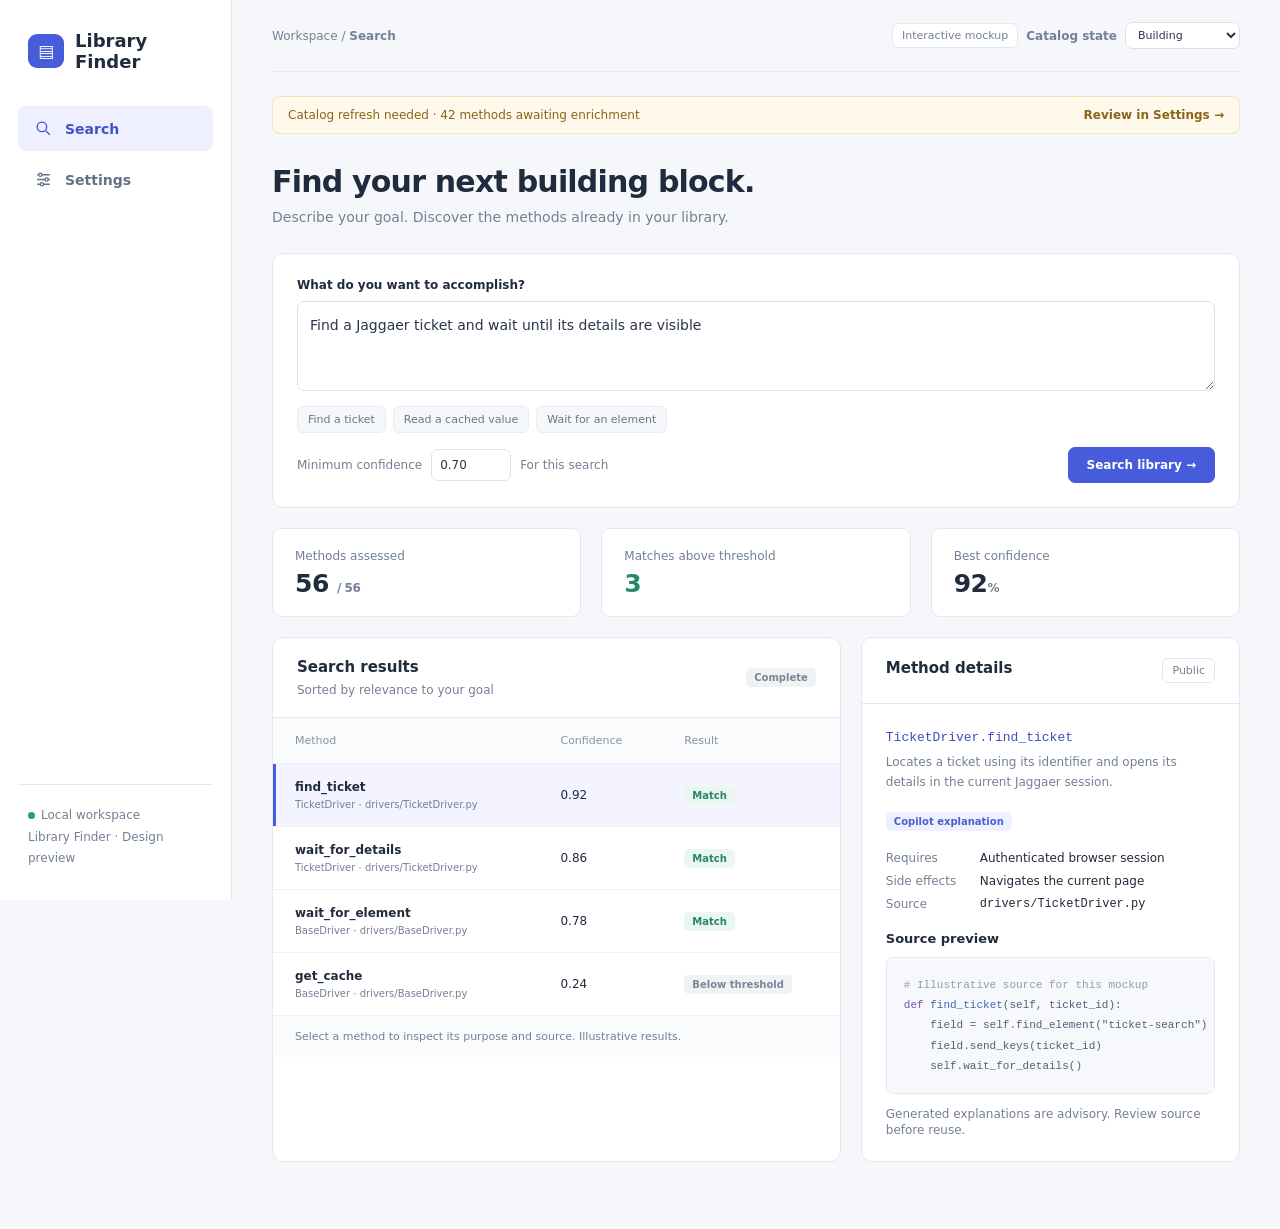
<file: docs/mockups/redesign.html>
<!doctype html>
<html lang="en"><head><meta charset="utf-8"><meta name="viewport" content="width=device-width,initial-scale=1"><title>Library Finder · Design preview</title>
<style>
:root{font-family:Segoe UI,system-ui,sans-serif;color:#202b3d;background:#f6f7fa;font-size:14px;--line:#e3e7ee;--muted:#738095;--accent:#465cdb}*{box-sizing:border-box}body{margin:0}button,input,textarea,select{font:inherit}button,a,input,textarea,select{outline-offset:4px}button{cursor:pointer;border:0}button:disabled{opacity:.55;cursor:default}aside{position:fixed;width:232px;inset:0 auto 0 0;background:#fff;border-right:1px solid var(--line);padding:30px 18px;display:flex;flex-direction:column}.brand{display:flex;align-items:center;gap:11px;font-size:18px;font-weight:700;padding:0 10px 34px}.logo{background:var(--accent);color:white;border-radius:9px;padding:7px 10px;font-size:17px}.nav{background:none;display:flex;align-items:center;gap:12px;padding:13px 16px;width:100%;text-align:left;color:#657187;border-radius:8px;margin-bottom:6px;font-weight:600}.nav.active{background:#eef0ff;color:#4053c8}.nav svg{width:19px;height:19px;fill:none;stroke:currentColor;stroke-width:1.7}.foot{margin-top:auto;border-top:1px solid var(--line);padding:20px 10px 0;color:var(--muted);line-height:1.8;font-size:12px}.dot{display:inline-block;width:7px;height:7px;border-radius:50%;background:#2a9c79;margin-right:6px}main{margin-left:232px;padding:0 40px 48px;max-width:1600px}.top{height:72px;display:flex;align-items:center;justify-content:space-between;border-bottom:1px solid var(--line);color:var(--muted);font-size:12px}.tag{border:1px solid var(--line);background:#fff;border-radius:6px;padding:5px 9px;color:var(--muted);font-size:11px}.notice{display:block;color:#8a6419;background:#fff9ec;border:1px solid #f0e3c5;border-radius:8px;text-decoration:none;padding:11px 15px;margin-top:24px;font-size:12px}.notice span{float:right;font-weight:600}header{margin:30px 0 25px}h1{font-size:30px;letter-spacing:-.8px;font-weight:650;margin:0 0 7px}p{color:var(--muted);line-height:1.6;margin:0}h2{font-size:15px;font-weight:650;margin:0 0 5px}h3{font-size:13px;margin:0 0 7px}.card{background:#fff;border:1px solid var(--line);border-radius:11px;margin-bottom:20px;overflow:hidden}.pad{padding:24px}.card-head{padding:20px 24px;border-bottom:1px solid var(--line);display:flex;justify-content:space-between;align-items:center}.small{font-size:12px;color:var(--muted)}label{font-size:12px;font-weight:600;display:block;margin-bottom:9px}textarea,input,select{width:100%;border:1px solid #dce1e9;border-radius:7px;padding:12px;color:#29354a;background:#fff}textarea{resize:vertical;min-height:90px;line-height:1.6}.primary{background:var(--accent);color:#fff;border:1px solid var(--accent);padding:10px 18px;border-radius:7px;font-weight:600;font-size:12px;white-space:nowrap}.secondary{background:#fff;border:1px solid #dce1e9;border-radius:7px;padding:9px 13px;color:#59667c;font-size:12px}.search-bottom{display:flex;justify-content:space-between;align-items:center;margin-top:14px;gap:20px}.threshold{display:flex;align-items:center;gap:9px;color:var(--muted);font-size:12px}.threshold input{width:80px;padding:8px}.chips{display:flex;gap:7px;flex-wrap:wrap;margin-top:12px}.chip{background:#f6f7fa;border:1px solid #e9ecf2;padding:6px 10px;border-radius:6px;font-size:11px;color:#6a7587}.stats{display:grid;grid-template-columns:repeat(3,1fr);gap:20px;margin:0 0 20px}.stat{padding:18px 22px;background:#fff;border:1px solid var(--line);border-radius:9px}.stat strong{font-size:25px;font-weight:600;display:block;margin-top:6px;letter-spacing:-.5px}.green{color:#24896b}.layout{display:grid;grid-template-columns:minmax(0,1.5fr) minmax(300px,1fr);gap:20px}table{width:100%;border-collapse:collapse;text-align:left;font-size:12px}th{font-weight:500;color:#8993a3;font-size:11px;background:#fafbfc}th,td{padding:16px 22px;border-bottom:1px solid #eef0f4}tbody tr{cursor:pointer}tbody tr.selected{background:#f3f4ff;box-shadow:inset 3px 0 var(--accent)}td small{display:block;color:var(--muted);font-size:10px;margin-top:5px}.pill{font-size:10px;font-weight:600;display:inline-block;padding:4px 8px;border-radius:5px;background:#eaf6f0;color:#2a8668}.pill.gray{background:#f0f2f6;color:#7b8596}.pill.blue{background:#eef0ff;color:#4c60cc}.method{font-family:Consolas,monospace;font-size:13px;color:#3d4fbe}.detail-body{padding:24px}.detail-body p{font-size:12px;margin:8px 0 20px}.meta{display:grid;grid-template-columns:85px 1fr;gap:9px;font-size:12px;margin:20px 0}.meta dt{color:var(--muted)}.meta dd{margin:0}pre{background:#f7f8fc;border:1px solid var(--line);border-radius:7px;padding:17px;font-size:11px;line-height:1.85;overflow:auto;color:#526078}code{font-family:Consolas,monospace}.kw{color:#7b4bb5}.fn{color:#3b6bb3}.comment{color:#929bac}.hint{padding:14px 22px;background:#fafbfc;color:var(--muted);font-size:11px}.settings-grid{display:grid;grid-template-columns:minmax(0,1fr) 270px;gap:24px}.field{margin:0 0 24px}.field p{font-size:11px;margin-top:7px}.form-footer{padding:16px 24px;background:#fafbfc;border-top:1px solid var(--line);display:flex;justify-content:flex-end;align-items:center;gap:14px}.path{font-family:Consolas,monospace;font-size:12px}.info{padding:0 4px}.info h3{margin-top:6px}.info p{font-size:12px;margin-bottom:24px}.build-progress{padding:18px;background:#f8f9fd;border:1px solid var(--line);border-radius:8px;margin-top:20px}.between{display:flex;justify-content:space-between;align-items:center;gap:12px}progress{appearance:none;border:0;border-radius:10px;height:6px;width:100%;overflow:hidden;margin:15px 0;background:#e7ebf4}progress::-webkit-progress-bar{background:#e7ebf4}progress::-webkit-progress-value{background:var(--accent);border-radius:10px}.build-counts{display:flex;gap:18px;font-size:11px;color:var(--muted);margin-top:13px}.build-counts b{color:#344055}.current{overflow-wrap:anywhere;font:11px Consolas,monospace;color:#738095}.mock-controls{display:flex;align-items:center;gap:8px}.mock-controls select{padding:5px 8px;width:auto;font-size:11px}.state-note{font-size:11px;color:#8a6419;padding:12px 0 0}[hidden]{display:none!important}@media(max-width:1050px){aside{width:190px}main{margin-left:190px;padding:0 22px 32px}.layout,.settings-grid{grid-template-columns:1fr}.info{display:none}}@media(max-width:650px){aside{position:static;width:100%;padding:14px;flex-direction:row;align-items:center;border-bottom:1px solid var(--line)}.brand{padding:0 12px 0 0;font-size:14px}.nav{width:auto;margin:0;padding:10px}.foot{display:none}main{margin:0;padding:0 16px}.top{height:60px}.stats{gap:8px}.stat{padding:13px}.notice span{float:none;display:block;margin-top:4px}.search-bottom{align-items:flex-end}.threshold{flex-wrap:wrap}.top>span{display:none}th,td{padding:14px}h1{font-size:26px}}
</style></head><body>
<aside><div class="brand"><span class="logo">▤</span>Library Finder</div><button class="nav active" data-tab="search"><svg viewBox="0 0 24 24"><circle cx="10" cy="10" r="6"/><path d="m15 15 5 5"/></svg>Search</button><button class="nav" data-tab="settings"><svg viewBox="0 0 24 24"><path d="M4 6h16M4 12h16M4 18h16"/><circle cx="8" cy="6" r="2" fill="white"/><circle cx="16" cy="12" r="2" fill="white"/><circle cx="10" cy="18" r="2" fill="white"/></svg>Settings</button><div class="foot"><span class="dot"></span>Local workspace<br>Library Finder · Design preview</div></aside>
<main><div class="top"><span>Workspace / <b id="crumb">Search</b></span><div class="mock-controls"><span class="tag">Interactive mockup</span><label for="state" style="margin:0">Catalog state</label><select id="state"><option value="building">Building</option><option value="ready">Ready</option><option value="refresh">Needs refresh</option><option value="error">Partial failure</option></select></div></div>
<a class="notice" id="notice" href="#settings">Catalog refresh needed · 42 methods awaiting enrichment<span>Review in Settings →</span></a>
<section id="search"><header><h1>Find your next building block.</h1><p>Describe your goal. Discover the methods already in your library.</p></header>
<div class="card pad"><label for="query">What do you want to accomplish?</label><textarea id="query">Find a Jaggaer ticket and wait until its details are visible</textarea><div class="chips"><button class="chip">Find a ticket</button><button class="chip">Read a cached value</button><button class="chip">Wait for an element</button></div><div class="search-bottom"><div class="threshold">Minimum confidence <input type="number" aria-label="Minimum confidence" value="0.70" step="0.05" min="0" max="1"><span>For this search</span></div><button class="primary" id="search-button">Search library →</button></div></div>
<div class="stats"><div class="stat"><span class="small">Methods assessed</span><strong>56 <span class="small">/ 56</span></strong></div><div class="stat"><span class="small">Matches above threshold</span><strong class="green">3</strong></div><div class="stat"><span class="small">Best confidence</span><strong>92<span class="small">%</span></strong></div></div>
<div class="layout"><div class="card"><div class="card-head"><div><h2>Search results</h2><span class="small">Sorted by relevance to your goal</span></div><span class="pill gray" id="search-state">Complete</span></div><table><thead><tr><th>Method</th><th>Confidence</th><th>Result</th></tr></thead><tbody><tr class="selected" data-method="find_ticket"><td><b>find_ticket</b><small>TicketDriver · drivers/TicketDriver.py</small></td><td>0.92</td><td><span class="pill">Match</span></td></tr><tr data-method="wait_for_details"><td><b>wait_for_details</b><small>TicketDriver · drivers/TicketDriver.py</small></td><td>0.86</td><td><span class="pill">Match</span></td></tr><tr data-method="wait_for_element"><td><b>wait_for_element</b><small>BaseDriver · drivers/BaseDriver.py</small></td><td>0.78</td><td><span class="pill">Match</span></td></tr><tr data-method="get_cache"><td><b>get_cache</b><small>BaseDriver · drivers/BaseDriver.py</small></td><td>0.24</td><td><span class="pill gray">Below threshold</span></td></tr></tbody></table><div class="hint">Select a method to inspect its purpose and source. Illustrative results.</div></div>
<div class="card"><div class="card-head"><h2>Method details</h2><span class="tag">Public</span></div><div class="detail-body"><span class="method" id="method-name">TicketDriver.find_ticket</span><p id="meaning">Locates a ticket using its identifier and opens its details in the current Jaggaer session.</p><span class="pill blue">Copilot explanation</span><dl class="meta"><dt>Requires</dt><dd>Authenticated browser session</dd><dt>Side effects</dt><dd>Navigates the current page</dd><dt>Source</dt><dd class="path">drivers/TicketDriver.py</dd></dl><h3>Source preview</h3><pre id="code"><span class="comment"># Illustrative source for this mockup</span>
<span class="kw">def</span> <span class="fn">find_ticket</span>(self, ticket_id):
    field = self.find_element("ticket-search")
    field.send_keys(ticket_id)
    self.wait_for_details()</pre><span class="small">Generated explanations are advisory. Review source before reuse.</span></div></div></div></section>
<section id="settings" hidden><header><h1>Workspace settings</h1><p>Choose your library, tune search, and keep your catalog up to date.</p></header><div class="settings-grid"><div>
<div class="card"><div class="card-head"><div><h2>Library & search</h2><span class="small">Defaults for this workspace</span></div></div><div class="pad"><div class="field"><label for="directory">Library directory</label><input id="directory" class="path" value="C:\Users\jpanti\Documents\SMB Jaggaer\SBM-Selenium-Automation-1\libs"><p>Python files in this directory are included in the catalog.</p></div><div style="max-width:230px"><label for="default">Default confidence threshold</label><input id="default" type="number" min="0" max="1" step="0.05" value="0.70"><p class="small" style="margin-top:7px">Show matches above this score.</p></div></div><div class="form-footer"><span class="small" id="saved"></span><button class="primary" id="save">Save changes</button></div></div>
<div class="card"><div class="card-head"><div><h2>Utility catalog</h2><span class="small">Source index & Copilot explanations</span></div><span class="pill blue" id="catalog-badge">Building</span></div><div class="pad"><div class="between"><div><h3>56 methods · 12 Python files</h3><p class="small">Unchanged explanations are reused on each refresh.</p></div><button class="primary" id="build" disabled>Building…</button></div><div class="build-progress"><div class="between"><b id="build-title" style="font-size:12px">Enriching method explanations</b><span class="small" id="build-fraction">14 / 56</span></div><progress id="bar" max="56" value="14"></progress><div class="current" id="current">BaseDriver.set_cache · successfully enriched</div><div class="build-counts"><span><b id="reused">10</b> reused</span><span><b id="enriched">4</b> enriched</span><span><b id="failed">0</b> failed</span></div><div class="state-note" id="build-note" hidden></div></div></div><div class="hint">Changed snippets are analyzed using your signed-in Microsoft 365 Copilot account. The catalog conversation is deleted after completion.</div></div>
</div><div class="info"><h3>One catalog, two steps</h3><p>Python scanning records the methods and their locations. Copilot adds explanations that make them easier to discover.</p><h3>Incremental by default</h3><p>Only new, changed, or previously failed methods are sent for analysis when you refresh.</p><h3>Refresh reminders</h3><p>A note above the workspace appears when source files change or explanations are incomplete. Start every build here in Settings.</p></div></div></section></main>
<script>
const $=id=>document.getElementById(id);function tab(name){['search','settings'].forEach(id=>$(id).hidden=id!==name);document.querySelectorAll('.nav').forEach(b=>b.classList.toggle('active',b.dataset.tab===name));$('crumb').textContent=name==='search'?'Search':'Settings';location.hash=name}document.querySelectorAll('.nav').forEach(b=>b.onclick=()=>tab(b.dataset.tab));$('notice').onclick=e=>{e.preventDefault();tab('settings')};if(location.hash==='#settings')tab('settings');
function state(value){$('state').value=value;const ready=value==='ready',building=value==='building',error=value==='error';$('notice').hidden=ready;$('notice').firstChild.textContent=building?'Catalog build in progress · 14 of 56 methods processed':error?'Catalog refresh needed · 2 methods could not be enriched':'Catalog refresh needed · 4 changed methods detected';$('catalog-badge').textContent=ready?'Up to date':building?'Building':error?'Needs attention':'Refresh needed';$('build').disabled=building;$('build').textContent=building?'Building…': 'Build / refresh catalog';$('bar').value=ready||error?56:building?14:0;$('build-title').textContent=ready?'Catalog is up to date':building?'Enriching method explanations':error?'Completed with 2 failed methods':'Source changes detected';$('build-fraction').textContent=ready||error?'56 / 56':building?'14 / 56':'Ready to rebuild';$('current').textContent=ready?'Saved · Copilot catalog conversation deleted':building?'BaseDriver.set_cache · successfully enriched':error?'BaseDriver.get_cache · response format could not be read':'4 methods will be analyzed; unchanged methods will be reused';$('failed').textContent=error?'2':'0';$('enriched').textContent=ready?'46':building?'4':'0';$('reused').textContent=building||ready?'10':'0';$('build-note').hidden=!error;$('build-note').textContent='Successful explanations were saved. Refresh to retry failed methods.'}
$('state').onchange=e=>state(e.target.value);$('build').onclick=()=>{state('building');let n=14;const timer=setInterval(()=>{$('bar').value=++n;$('build-fraction').textContent=n+' / 56';if(n>=56){clearInterval(timer);state('ready')}},70)};$('save').onclick=()=>{$('saved').textContent='Changes saved in this preview'};document.querySelectorAll('.chip').forEach(b=>b.onclick=()=>{$('query').value=b.textContent});$('search-button').onclick=()=>{$('search-state').textContent='Assessing…';setTimeout(()=>$('search-state').textContent='Complete',800)};document.querySelectorAll('tbody tr').forEach(row=>row.onclick=()=>{document.querySelectorAll('tbody tr').forEach(r=>r.classList.toggle('selected',r===row));$('method-name').textContent=row.dataset.method;$('meaning').textContent='Illustrative method selected. The implemented UI will show its saved Copilot explanation and exact source.'});
</script></body></html>
</file>
